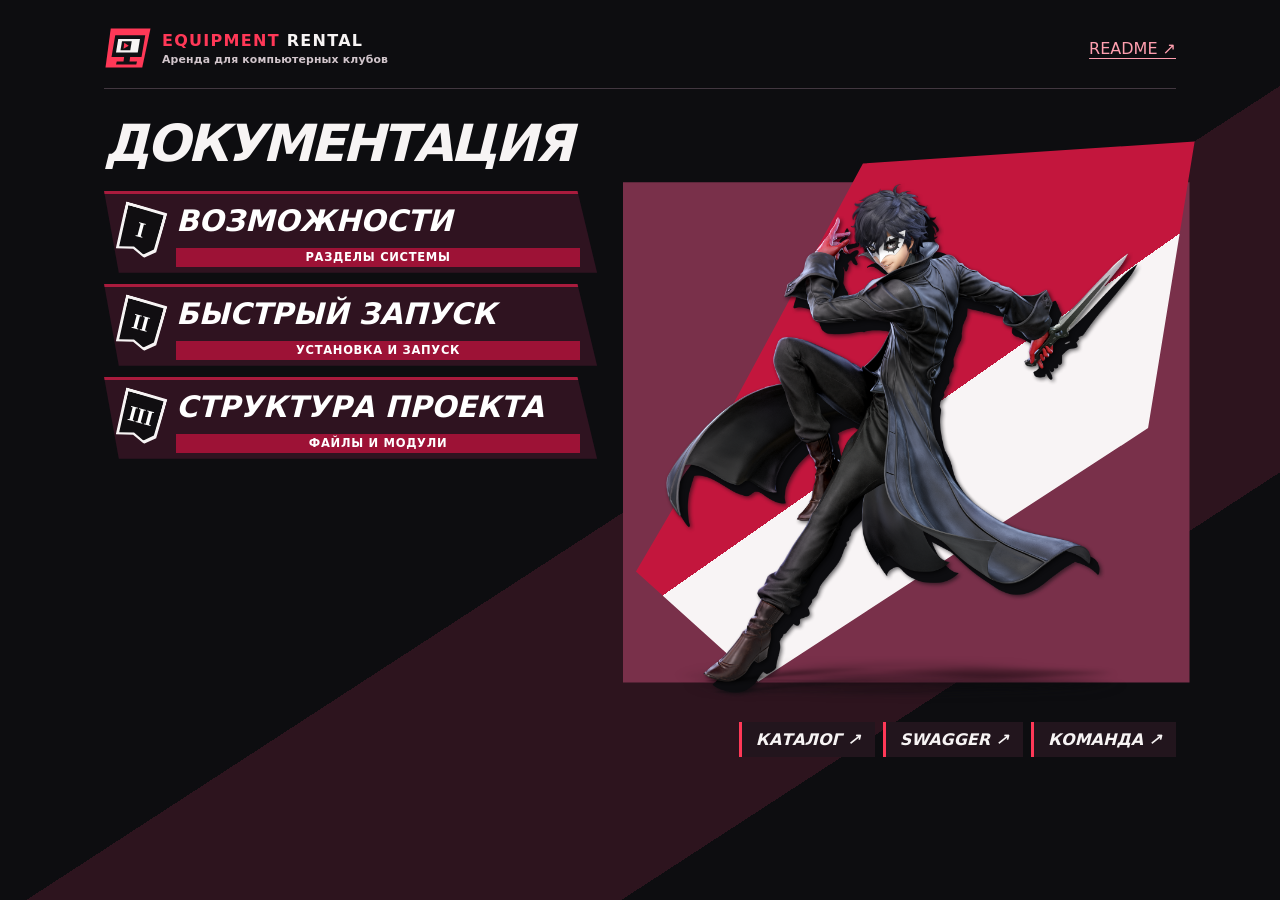
<file: static/project-structure.html>
<!doctype html>
<html lang="ru">
<head>
<meta charset="utf-8">
<meta name="viewport" content="width=device-width, initial-scale=1">
<title>Документация · Equipment Rental</title>
<link rel="icon" href="./equipment-rental-logo.svg" type="image/svg+xml">
<style>
:root{color-scheme:dark;--red:#ff3857;--ink:#0d0d10;--paper:#f7f4f4;--muted:#d2c6cc;font-family:"Segoe UI",system-ui,sans-serif;background:var(--ink);color:var(--paper)}
*{box-sizing:border-box}
body{margin:0;background:linear-gradient(147deg,transparent 52%,#2d141e 52%,#2d141e 67%,transparent 67%),#0d0d10;min-height:100vh}
main{max-width:1200px;margin:auto;padding:24px clamp(18px,5vw,64px) 48px}
header{display:flex;justify-content:space-between;align-items:center;gap:14px;flex-wrap:wrap;border-bottom:1px solid #423740;padding-bottom:16px}
.brand{font-weight:900;letter-spacing:.08em;text-transform:uppercase}
.brand span{color:var(--red)}
a{color:#ff9faf;text-underline-offset:4px}
:focus-visible{outline:2px solid var(--red);outline-offset:4px}
h1{font-size:clamp(2.25rem,7vw,5.6rem);font-style:italic;line-height:.95;letter-spacing:-.06em;text-transform:uppercase;margin:36px 0 26px;overflow-wrap:anywhere}
details{margin:11px 0}
summary{list-style:none;cursor:pointer;width:fit-content;max-width:100%;padding:8px 30px 9px 18px;border-left:5px solid var(--red);background:#202026;font-weight:900;font-style:italic;text-transform:uppercase;font-size:var(--menu-font);line-height:1.5;clip-path:polygon(0 0,100% 0,96% 100%,0 100%)}
summary::-webkit-details-marker{display:none}
summary:before{content:"▸";margin-right:10px;color:var(--red)}
summary:hover,details[open]>summary{background:var(--paper);color:#151015}
details[open]>summary:before{content:"▾";color:#b50030}
summary:focus-visible{outline-offset:-4px}
.panel{position:relative;margin:8px 0 18px;padding:clamp(16px,3vw,32px);background:linear-gradient(150deg,#23171f,#17171c 65%);border:1px solid #59404e;border-left:4px solid var(--red);overflow-wrap:anywhere}
.panel:before{content:"";position:absolute;top:0;right:0;width:76px;height:20px;background:var(--red);clip-path:polygon(35% 0,100% 0,100% 100%,0 100%);pointer-events:none}
.panel h2{font-size:clamp(1.4rem,4vw,2.45rem);font-weight:900;font-style:italic;margin:0 0 16px;text-transform:uppercase}
.grid{display:grid;grid-template-columns:repeat(2,minmax(0,1fr));gap:12px}
article{padding:14px;background:#231e25;border-left:2px solid #95435a}
article h2,article h3{font-size:1.05rem;margin:0 0 8px}
p{line-height:1.5;color:var(--muted)}
article p{margin:0 0 8px}
ul{padding-left:18px}
pre{padding:12px;background:#101014;border-left:2px solid #99435b;overflow:auto}
dt{font-weight:700;margin-top:12px}dd{margin:4px 0 0}dd code{overflow-wrap:anywhere}
@media(max-width:650px){.grid{grid-template-columns:1fr}}
@media (prefers-reduced-motion: no-preference) {
  h1 { animation: title-cut 310ms cubic-bezier(.12,.8,.25,1) both; }
  details > summary { animation: menu-cut 300ms cubic-bezier(.12,.8,.25,1) both; }
  details:nth-of-type(1):not([open]) > summary { animation-delay: 45ms; }
  details:nth-of-type(2):not([open]) > summary { animation-delay: 90ms; }
  details:nth-of-type(3):not([open]) > summary { animation-delay: 135ms; }
  summary { transition: translate 140ms ease; }

  details[open] > summary { animation: select-flash 260ms ease-out both; }
  details[open] > .panel { animation: panel-cut 330ms cubic-bezier(.12,.8,.25,1) both; }
}
@keyframes title-cut {
  from { opacity: 0; transform: translateX(-18px) skewX(-8deg); }
  to { opacity: 1; transform: none; }
}
@keyframes menu-cut {
  from { opacity: 0; transform: translate(-22px, 7px) skewX(-10deg); }
  to { opacity: 1; transform: none; }
}
@keyframes select-flash {
  0% { background: #b50030; color: white; }
  100% { background: var(--paper); color: #151015; transform: none; }
}
@keyframes panel-cut {
  from { opacity: 0; transform: translateY(10px); clip-path: polygon(0 0, 28% 0, 0 100%, 0 100%); }
  to { opacity: 1; transform: none; clip-path: polygon(0 0, 100% 0, 100% 100%, 0 100%); }
}
.docs-layout{--menu-font:clamp(1.14rem,4vw,2.4rem);--menu-width:calc(62% - 24px);display:grid;grid-template-columns:minmax(0,var(--menu-width)) minmax(0,1fr);gap:24px;align-items:start}
.docs-menu{min-width:0}
.joker{position:relative;align-self:start;margin:0;isolation:isolate}
.joker::before{content:"";position:absolute;inset:12% 0 7%;background:linear-gradient(135deg,#8c0b25,var(--red));clip-path:polygon(23% 5%,100% 0,77% 100%,0 86%);z-index:-1}
.joker img{display:block;width:100%;height:auto;filter:drop-shadow(9px 11px 0 var(--page-bg))}
@media(max-width:720px){.docs-layout{grid-template-columns:1fr}.joker{width:min(70%,280px);margin-inline:auto}}
/* Dark Hour follows the open menu section, including keyboard activation. */
body{--page-bg:#0d0d10;position:relative;isolation:isolate;background:var(--page-bg)}
body::before{content:"";position:fixed;inset:-20vmax;z-index:-1;pointer-events:none;background:linear-gradient(147deg,transparent 52%,#2d141e 52%,#2d141e 67%,transparent 67%);transform:translateY(var(--stripe-shift,0px)) rotate(var(--stripe-angle,0deg));transform-origin:50% 50%}
body:has(.docs-menu details[open]){background:#050407}
body:has(.docs-menu details[open])::before{opacity:.65}
body:has(.docs-menu details:nth-of-type(1)[open]){--stripe-shift:-9vh;--stripe-angle:15deg}
body:has(.docs-menu details:nth-of-type(2)[open]){--stripe-shift:-17vh;--stripe-angle:-13deg}
body:has(.docs-menu details:nth-of-type(3)[open]){--stripe-shift:-25vh;--stripe-angle:22deg}
@media(prefers-reduced-motion:no-preference){
  body{transition:background-color 420ms ease}
  body::before{transition:transform 740ms cubic-bezier(.2,.9,.25,1.16),opacity 420ms ease}
  body:has(.docs-menu details[open])::before{animation:dark-hour-sway 5s 740ms ease-in-out infinite}
}
@keyframes dark-hour-sway{
  0%,100%{rotate:0deg}
  50%{rotate:-5deg}
}
.docs-layout:has(.docs-menu details[open]) .joker{display:none}
.docs-layout:has(.docs-menu details[open]){grid-template-columns:minmax(0,1fr)}
@media(min-width:721px) and (max-width:1099px){ .docs-menu:has(details[open]) summary{max-width:var(--menu-width)} }
@media(min-width:1100px){
  .docs-layout:has(details[open]){--menu-row:calc(1.5 * var(--menu-font) + 28px)}
  .docs-menu:has(details[open]){position:relative;min-height:calc(3 * var(--menu-row))}
  .docs-menu:has(details[open]) details{margin:0}
  .docs-menu:has(details[open]) summary{position:absolute;left:0;top:calc(11px + var(--menu-index) * var(--menu-row));max-width:var(--menu-width)}
  .docs-menu details:nth-of-type(1){--menu-index:0}
  .docs-menu details:nth-of-type(2){--menu-index:1}
  .docs-menu details:nth-of-type(3){--menu-index:2}
  .docs-menu details[open]>.panel{margin:0 calc(-1 * clamp(0px, (100vw - 1200px) / 2 + 32px, 320px)) 0 calc(var(--menu-width) + 24px)}
}
@media(prefers-reduced-motion:no-preference){
  .docs-layout:not(:has(details[open])) .joker{animation:menu-cut 300ms ease-out both}
}
.quick-links{display:flex;flex-wrap:wrap;gap:8px;align-self:center}
.quick-links a{display:block;padding:8px 14px;background:#22151d;border-left:3px solid var(--red);color:var(--paper);font-weight:800;font-style:italic;text-decoration:none;text-transform:uppercase}
.quick-links a:hover,.quick-links a:focus-visible{background:var(--paper);color:#151015}
.docs-layout:has(details[open]) .quick-links{grid-area:2/1;display:flex}
.docs-layout{--card-height:82px;--menu-font:clamp(1rem,2.5vw,1.85rem)}
.docs-menu summary{display:grid;grid-template-columns:56px minmax(0,1fr);grid-template-rows:1fr auto;align-items:center;gap:0 8px;width:100%;min-height:var(--card-height);padding:5px 17px 6px 8px;line-height:1.08;background:#2f1320;color:#fff;clip-path:polygon(0 0,96% 0,100% 100%,3% 100%);border-left:0;box-shadow:inset 0 3px #a91b3d}
.docs-menu summary::before{display:none}
.docs-menu summary:hover,.docs-menu details[open]>summary{background:#f7f4f4;color:#110c10;box-shadow:inset 0 4px #ee234c}
.menu-number{grid-row:1 / 3;justify-self:center;align-self:center;position:relative;isolation:isolate;display:grid;place-items:center;width:43px;height:50px;rotate:15deg;background:#f7f4f4;color:#fff;font:700 1.36rem/1 Georgia,serif;clip-path:polygon(0 0,100% 2%,98% 83%,74% 100%,44% 88%,5% 96%)}
.menu-number::before{content:"";position:absolute;inset:3px;z-index:-1;background:#100e11;clip-path:polygon(0 0,100% 2%,98% 83%,74% 100%,44% 88%,5% 96%)}
.menu-caption{grid-column:2;display:block;padding:3px 5px;background:#9d1236;color:#fff;font-size:.72rem;letter-spacing:.06em;text-align:center;font-style:normal}
details[open] .menu-caption,summary:hover .menu-caption{background:#141016}
@media(min-width:1100px){
  main>h1{font-size:clamp(2.1rem,4vw,4.5rem);margin:30px 0 12px}
  .docs-layout{--menu-width:46%}
  .docs-layout:not(:has(details[open])){grid-template-columns:minmax(0,var(--menu-width)) minmax(0,1fr);position:relative;min-height:min(65vh,580px)}
  .docs-layout:not(:has(details[open])) .docs-menu{grid-area:1/1;z-index:1}
  .docs-layout:not(:has(details[open])) .joker{grid-area:1/2;align-self:center;width:min(92%,560px);justify-self:center}
  .docs-layout:not(:has(details[open])) .joker::before{inset:-8% -8% 0 -6%;background:linear-gradient(145deg,#c3163d 0 51%,#f8f4f5 51% 75%,#ff2d54 75%);clip-path:polygon(43% 4%,100% 0,92% 52%,25% 98%,4% 78%,19% 51%)}
  .docs-layout:not(:has(details[open])) .quick-links{grid-area:2/2;justify-self:end}
  .docs-layout:has(details[open]){--menu-row:calc(var(--card-height) + 11px)}
  .docs-menu:has(details[open]) summary{width:var(--menu-width)}
}
.brand{display:inline-flex;align-items:center;gap:10px;text-decoration:none;color:var(--paper)}
.brand .brand-copy{color:var(--paper)}
.brand small{display:block;margin-top:3px;color:var(--muted);font-size:.68rem;letter-spacing:.015em;text-transform:none}
.joker::after{content:"";position:absolute;inset:0 -7% 2% -4%;background:#79304a;clip-path:polygon(49% 2%,100% 5%,93% 54%,31% 100%,15% 87%,28% 85%,85% 48%,91% 12%,46% 11%);z-index:-2}
@media(prefers-reduced-motion:no-preference){.joker::after{animation:panel-cut 440ms ease-out both}}
</style>
</head>
<body>
<main>
<header><a class="brand" href="/" aria-label="Equipment Rental — каталог"><img src="./equipment-rental-logo.svg" width="48" height="48" alt=""><span class="brand-copy"><span>Equipment</span> Rental<small>Аренда для компьютерных клубов</small></span></a><a href="https://github.com/Interlink-Labs/equipment_rental#readme">README ↗</a></header>
<h1>Документация</h1>
<div class="docs-layout"><div class="docs-menu">
<details name="documentation">
<summary><span class="menu-number" aria-hidden="true">I</span><span>Возможности</span><small class="menu-caption">Разделы системы</small></summary>
<div class="panel"><h2>Возможности проекта</h2>
<div class="grid">
<article><h3>Оборудование</h3><p>Каталог с дневными тарифами и инвентарными номерами.</p></article>
<article><h3>Клиенты</h3><p>Карточки клиентов с контактными данными.</p></article>
<article><h3>Аренды</h3><p>Оформление аренды и брони, расчёт стоимости по датам.</p></article>
<article><h3>Сотрудники</h3><p>Учёт сотрудников и их ролей.</p></article>
</div>
<p>В браузере доступен <a href="/">каталог оборудования</a>. Маршруты всех разделов собраны в <a href="/docs">Swagger</a>.</p>
</div>
</details>
<details name="documentation" id="quick-start">
<summary><span class="menu-number" aria-hidden="true">II</span><span>Быстрый запуск</span><small class="menu-caption">Установка и запуск</small></summary>
<div class="panel"><h2>Быстрый запуск</h2>
<p>Откройте терминал в папке проекта и создайте виртуальное окружение.</p>
<pre><code>python -m venv venv</code></pre>
<p>Активируйте окружение командой для своего терминала.</p>
<dl>
<dt>Windows PowerShell</dt><dd><code>venv\Scripts\Activate.ps1</code></dd>
<dt>Windows CMD</dt><dd><code>venv\Scripts\activate.bat</code></dd>
<dt>macOS / Linux</dt><dd><code>source venv/bin/activate</code></dd>
</dl>
<p>Установите зависимости и запустите сервер.</p>
<pre><code>python -m pip install -r requirements.txt
python main.py</code></pre>
<p><a href="/">Открыть каталог</a> · <a href="/docs">Открыть Swagger</a></p>
</div>
</details>
<details name="documentation">
<summary><span class="menu-number" aria-hidden="true">III</span><span>Структура проекта</span><small class="menu-caption">Файлы и модули</small></summary>
<div class="panel"><h2>Структура проекта</h2>
<section class="grid" aria-label="Модули проекта">
    <article><h2>Запуск</h2><p>Точка входа FastAPI и зависимости.</p><ul>
      <li><a href="https://github.com/Interlink-Labs/equipment_rental/blob/main/main.py"><code>main.py</code></a></li>
      <li><a href="https://github.com/Interlink-Labs/equipment_rental/blob/main/requirements.txt"><code>requirements.txt</code></a></li>
    </ul></article>
    <article><h2>Данные</h2><p>SQLite, модели таблиц и проверка данных.</p><ul>
      <li><a href="https://github.com/Interlink-Labs/equipment_rental/blob/main/database.py"><code>database.py</code></a></li>
      <li><a href="https://github.com/Interlink-Labs/equipment_rental/blob/main/models.py"><code>models.py</code></a></li>
      <li><a href="https://github.com/Interlink-Labs/equipment_rental/blob/main/schemas.py"><code>schemas.py</code></a></li>
    </ul></article>
    <article><h2>API</h2><p>Маршруты, расчёт стоимости и проверка дат.</p><ul>
      <li><a href="https://github.com/Interlink-Labs/equipment_rental/tree/main/routers"><code>routers/</code></a></li>
      <li><a href="https://github.com/Interlink-Labs/equipment_rental/blob/main/services.py"><code>services.py</code></a></li>
    </ul></article>
    <article><h2>Интерфейс</h2><p>Разметка, стили и JavaScript.</p><ul>
      <li><a href="https://github.com/Interlink-Labs/equipment_rental/tree/main/templates"><code>templates/</code></a></li>
      <li><a href="https://github.com/Interlink-Labs/equipment_rental/tree/main/static"><code>static/</code></a></li>
    </ul></article>
  </section>
</div>
</details>
</div>
<figure class="joker">
  <img src="./joker.png" alt="Джокер из Persona 5" width="1708" height="1708">
</figure>
<nav class="quick-links" aria-label="Быстрые ссылки">
  <a href="/">Каталог <span aria-hidden="true">↗</span></a>
  <a href="/docs">Swagger <span aria-hidden="true">↗</span></a>
  <a href="https://github.com/orgs/Interlink-Labs/projects/6">Команда <span aria-hidden="true">↗</span></a>
</nav>
</div>
</main>
</body>
</html>
</file>
